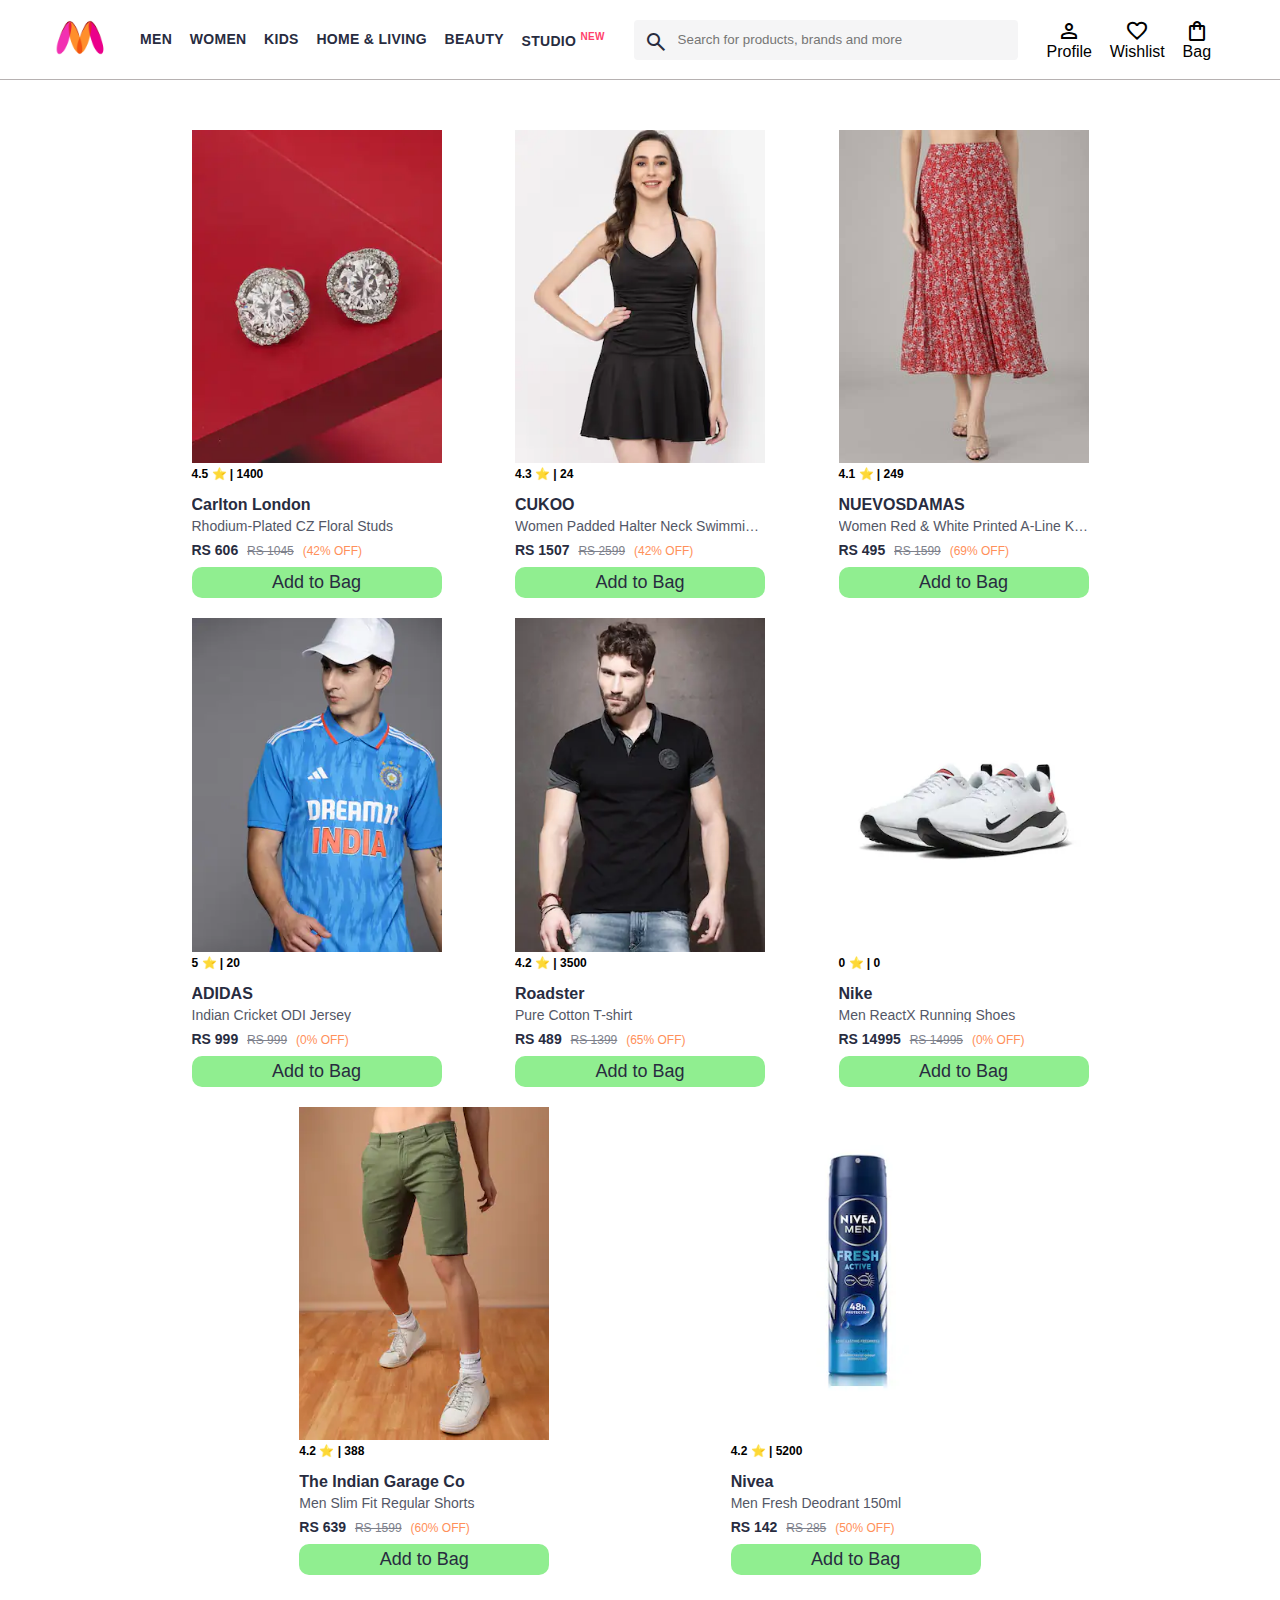
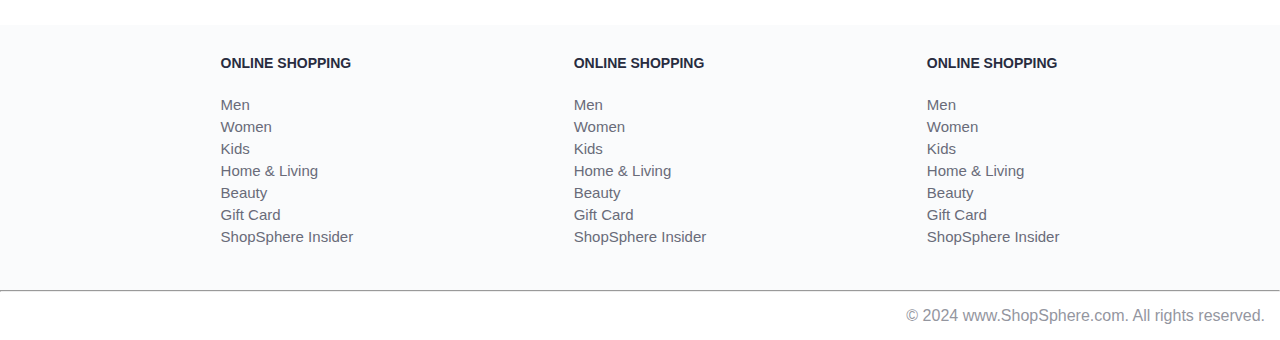
<file: index.html>
<!DOCTYPE html>
<html lang="en">
  <head>
    <title>ShopSphere - Your Ultimate Online Marketplace</title>
    <link rel="shortcut icon" href="favicon.png" type="image/png" />
    <link rel="stylesheet" href="css/index.css" />
    <link
      rel="stylesheet"
      href="https://fonts.googleapis.com/css2?family=Material+Symbols+Outlined:opsz,wght,FILL,GRAD@20..48,100..700,0..1,-50..200"
    />
  </head>
  <body>
    <header>
      <div class="logo_container">
        <a href="#"
          ><img
            class="myntra_home"
            src="assests/images/myntra_logo.webp"
            alt="Myntra Home"
        /></a>
      </div>
      <nav class="nav_bar">
        <a href="#">Men</a>
        <a href="#">Women</a>
        <a href="#">Kids</a>
        <a href="#">Home & Living</a>
        <a href="#">Beauty</a>
        <a href="#">Studio <sup>New</sup></a>
      </nav>
      <div class="search_bar">
        <span class="material-symbols-outlined search_icon">search</span>
        <input
          class="search_input"
          placeholder="Search for products, brands and more"
        />
      </div>
      <div class="action_bar">
        <div class="action_container">
          <span class="material-symbols-outlined action_icon">person</span>
          <span class="action_name">Profile</span>
        </div>

        <div class="action_container">
          <span class="material-symbols-outlined action_icon">favorite</span>
          <span class="action_name">Wishlist</span>
        </div>

        <a class="action_container" href="pages/bag.html">
          <span class="material-symbols-outlined action_icon"
            >shopping_bag</span
          >
          <span class="action_name">Bag</span>
          <span class="bag-item-count">0</span>
        </a>
      </div>
    </header>
    <!-- header complete -->
    <main>
      <div class="itmes-container"></div>
    </main>
    <!-- main complete -->

    <footer>
      <div class="footer_container">
        <div class="footer_column">
          <h3>ONLINE SHOPPING</h3>

          <a href="#">Men</a>
          <a href="#">Women</a>
          <a href="#">Kids</a>
          <a href="#">Home & Living</a>
          <a href="#">Beauty</a>
          <a href="#">Gift Card</a>
          <a href="#">ShopSphere Insider</a>
        </div>

        <div class="footer_column">
          <h3>ONLINE SHOPPING</h3>

          <a href="#">Men</a>
          <a href="#">Women</a>
          <a href="#">Kids</a>
          <a href="#">Home & Living</a>
          <a href="#">Beauty</a>
          <a href="#">Gift Card</a>
          <a href="#">ShopSphere Insider</a>
        </div>

        <div class="footer_column">
          <h3>ONLINE SHOPPING</h3>

          <a href="#">Men</a>
          <a href="#">Women</a>
          <a href="#">Kids</a>
          <a href="#">Home & Living</a>
          <a href="#">Beauty</a>
          <a href="#">Gift Card</a>
          <a href="#">ShopSphere Insider</a>
        </div>
      </div>
      <hr />

      <div class="copyright">
        &copy; 2024 www.ShopSphere.com. All rights reserved.
      </div>
    </footer>
    <!-- footer complete -->
    <script src="data/items.js"></script>
    <script src="scripts/index.js"></script>
  </body>
</html>
</file>
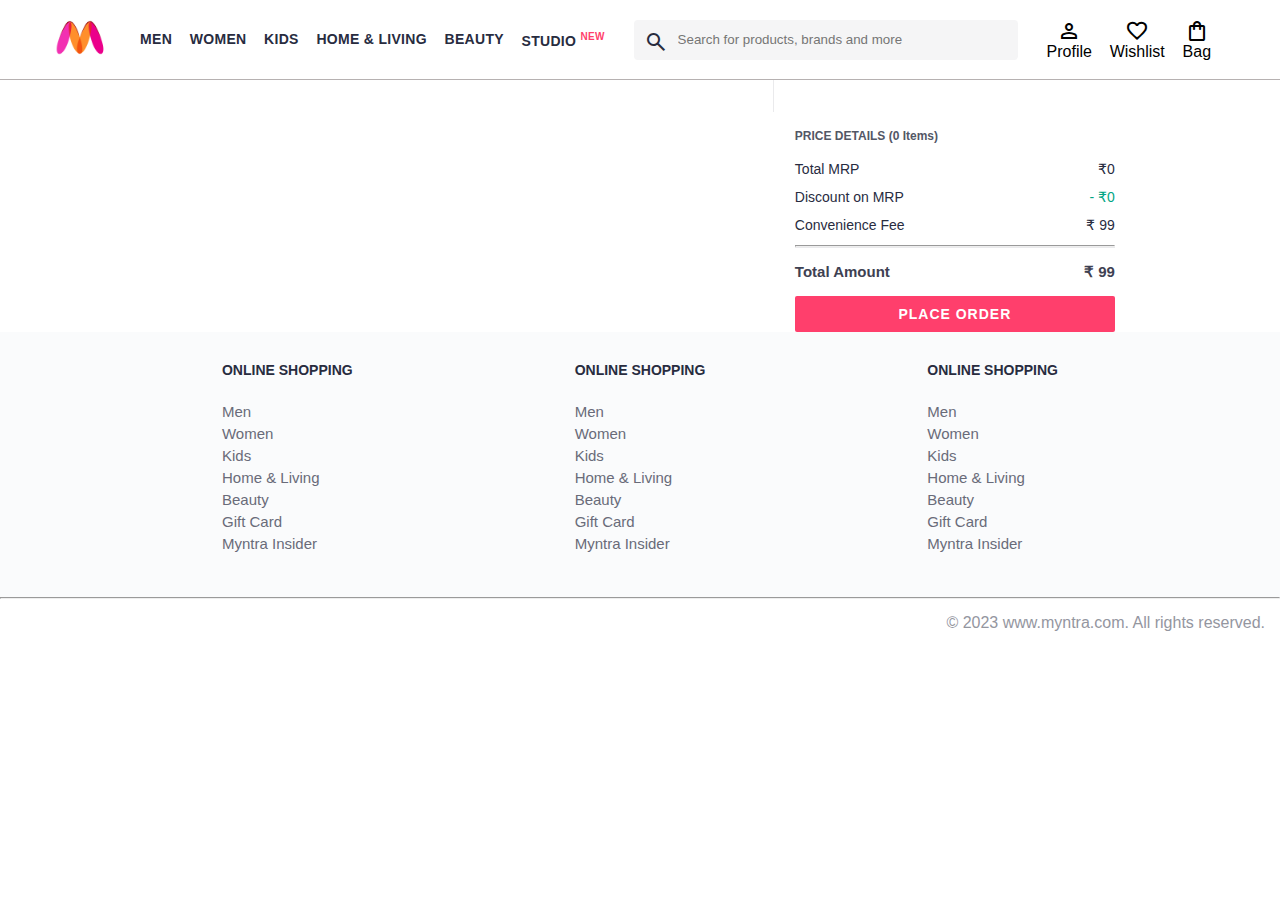
<file: pages/bag.html>
<!DOCTYPE html>
<html lang="en">
  <head>
    <title>Myntra Clone</title>
    <link rel="stylesheet" href="../css/index.css" />
    <link rel="stylesheet" href="../css/bag.css" />
    <link
      rel="stylesheet"
      href="https://fonts.googleapis.com/css2?family=Material+Symbols+Outlined:opsz,wght,FILL,GRAD@20..48,100..700,0..1,-50..200"
    />
  </head>
  <body>
    <header>
      <div class="logo_container">
        <a href="#"
          ><img
            class="myntra_home"
            src="../assests/images/myntra_logo.webp"
            alt="Myntra Home"
        /></a>
      </div>
      <nav class="nav_bar">
        <a href="#">Men</a>
        <a href="#">Women</a>
        <a href="#">Kids</a>
        <a href="#">Home & Living</a>
        <a href="#">Beauty</a>
        <a href="#">Studio <sup>New</sup></a>
      </nav>
      <div class="search_bar">
        <span class="material-symbols-outlined search_icon">search</span>
        <input
          class="search_input"
          placeholder="Search for products, brands and more"
        />
      </div>
      <div class="action_bar">
        <div class="action_container">
          <span class="material-symbols-outlined action_icon">person</span>
          <span class="action_name">Profile</span>
        </div>

        <div class="action_container">
          <span class="material-symbols-outlined action_icon">favorite</span>
          <span class="action_name">Wishlist</span>
        </div>

        <div class="action_container">
          <span class="material-symbols-outlined action_icon"
            >shopping_bag</span
          >
          <span class="action_name">Bag</span>
          <span class="bag-item-count">0</span>
        </div>
      </div>
    </header>
    <!-- header complete -->
    <main>
      <div class="bag-page">
        <div class="bag-items-container"></div>

        <div class="bag-summary"></div>
      </div>
    </main>
    <!-- main complete -->
    <footer>
      <div class="footer_container">
        <div class="footer_column">
          <h3>ONLINE SHOPPING</h3>

          <a href="#">Men</a>
          <a href="#">Women</a>
          <a href="#">Kids</a>
          <a href="#">Home & Living</a>
          <a href="#">Beauty</a>
          <a href="#">Gift Card</a>
          <a href="#">Myntra Insider</a>
        </div>

        <div class="footer_column">
          <h3>ONLINE SHOPPING</h3>

          <a href="#">Men</a>
          <a href="#">Women</a>
          <a href="#">Kids</a>
          <a href="#">Home & Living</a>
          <a href="#">Beauty</a>
          <a href="#">Gift Card</a>
          <a href="#">Myntra Insider</a>
        </div>

        <div class="footer_column">
          <h3>ONLINE SHOPPING</h3>

          <a href="#">Men</a>
          <a href="#">Women</a>
          <a href="#">Kids</a>
          <a href="#">Home & Living</a>
          <a href="#">Beauty</a>
          <a href="#">Gift Card</a>
          <a href="#">Myntra Insider</a>
        </div>
      </div>
      <hr />

      <div class="copyright">© 2023 www.myntra.com. All rights reserved.</div>
    </footer>
    <!-- footer complete -->
    <script src="../data/items.js"></script>
    <script src="../scripts/index.js"></script>
    <script src="../scripts/bag.js"></script>
  </body>
</html>
</file>
<file: css/index.css>
/***************** Item Page CSS **************************/
/*.action_container {
    text-decoration: none;
}
a.action_container:link {
    color:black;
}
.item-details {
    cursor: pointer;
    width: 250px;
    margin: 10px;
}
.stars {
    font-size: 12px;
    font-weight: 700;
    text-align: left;
}
.company {
    font-size: 18px;
    font-weight: 700;
    line-height: 1;
    color: #282c3f;
    margin-bottom: 6px;
    overflow: hidden;
    text-overflow: ellipsis;
    white-space: nowrap;
    margin-top: 20px;
}
.item-name {
    color: #535766;
    font-size: 16px;
    line-height: 1;
    margin-bottom: 0;
    margin-top: 0;
    overflow: hidden;
    text-overflow: ellipsis;
    white-space: nowrap;
    font-weight: 400;
    display: block;
}
.price-container {
    margin-top: 10px;
}
.current-price {
    font-size: 14px;
    font-weight: 700;
    color: #282c3f;
}
.original-price {
    text-decoration: line-through;
    color: #7e818c;
    font-weight: 400;
    margin-left: 5px;
    font-size: 12px;
}
.discount-percentage {
    color: #ff905a;
    font-weight: 400;
    font-size: 12px;
    margin-left: 5px;
}
.btn-bag {
    background-color: lightgreen;
    border: none;
    padding: 5px 15px;
    border-radius: 10px;
    width: 100%;
    margin-top: 7px;
    font-size: 20px;
    cursor: pointer;
}
.bag-items {
    background-color: #f16565;
    white-space: nowrap;
    text-align: center;
    line-height: 18px;
    padding: 0 6px;
    height: 18px;
    position: relative;
    border-radius: 50%;
    font-size: 12px;
    color: #fff;
    left: 13px;
    top: -44px;
    font-weight: 700;
    cursor: pointer;
}*/

* {
  margin: 0;
  padding: 0;
  /* font-family: Assistant, -apple-system, BlinkMacSystemFont, Segoe UI, Roboto,
    Helvetica, Arial, sans-serif; */
  box-sizing: border-box;
  font-family: "Trebuchet MS", "Lucida Sans Unicode", "Lucida Grande",
    "Lucida Sans", Arial, sans-serif;
}
header {
  display: flex;
  background-color: #ffffff;
  height: 80px;
  justify-content: space-between;
  align-items: center;
  border-bottom: 1px solid #b6b1b1;
}
.myntra_home {
  height: 45px;
}
.logo_container {
  margin-left: 4%;
}
.action_bar {
  margin-right: 4%;
}
.nav_bar {
  display: flex;
  min-width: 500px;
  justify-content: space-evenly;
}
.nav_bar a {
  font-size: 14px;
  letter-spacing: 0.3px;
  color: #282c3f;
  font-weight: 700;
  text-transform: uppercase;
  text-decoration: none;
  padding: 28px 0;
  /* border-bottom: 5px solid #ffffff; */
}
.nav_bar a:hover {
  border-bottom: 3px solid #f54e77;
}

.nav_bar a sup {
  color: #ff3f6c;
  font-size: 10px;
}

.search_bar {
  height: 40px;
  min-width: 200px;
  width: 30%;
  display: flex;
  align-items: center;
}
.search_icon {
  box-sizing: content-box;
  height: 20px;
  padding: 10px;

  background-color: #f5f5f6;
  color: #282c3f;
  font-weight: 300;
  border-radius: 4px 0 0 4px;
}
.search_input {
  color: #696e79;
  background-color: #f5f5f6;
  flex-grow: 1;
  height: 40px;
  border: 0;
  border-radius: 0 4px 4px 0;
}

.action_bar {
  display: flex;
  min-width: 200px;
  justify-content: space-evenly;
}

.action_container {
  display: flex;
  flex-direction: column;
  align-items: center;
}

/* Main section */
.banner_container {
  margin: 40px 0;
}
.banner_image {
  width: 100%;
}

.category_heading {
  text-transform: uppercase;
  color: #3e4152;
  letter-spacing: 0.15em;
  font-size: 1.8em;
  margin: 50px 0 10px 30px;
  max-height: 5em;
  font-weight: 700;
}

.category-items,
.itmes-container {
  width: 80%;
  margin: 50px 10%;
  display: flex;
  flex-wrap: wrap;
  justify-content: space-evenly;
}

.sale_item {
  width: 250px;
}

.footer_container {
  padding: 30px 0px 40px 0px;
  background: #fafbfc;
  display: flex;
  justify-content: space-evenly;
}

.footer_column {
  display: flex;
  flex-direction: column;
}

.footer_column h3 {
  color: #282c3f;
  font-size: 14px;
  margin-bottom: 25px;
}

.footer_column a {
  color: #696b79;
  font-size: 15px;
  text-decoration: none;
  padding-bottom: 5px;
}

.copyright {
  color: #94969f;
  text-align: end;
  padding: 15px;
}

/* main section */

.itmes-container {
  width: 80%;
  margin-inline: auto;
  margin-block: 40px;
}

.item-container {
  width: 250px;
  margin: 10px;
}

.item-image {
  width: 100%;
}

.rating {
  font-size: 12px;
  font-weight: 700;
}

.company-name {
  margin-top: 1rem;
  font-size: 16px;
  font-weight: 700;
  line-height: 1;
  color: #282c3f;
  margin-bottom: 6px;
  overflow: hidden;
  text-overflow: ellipsis;
  white-space: nowrap;
}

.item-name {
  color: #535766;
  font-size: 14px;
  line-height: 1;
  margin-bottom: 0;
  margin-top: 0;
  overflow: hidden;
  text-overflow: ellipsis;
  white-space: nowrap;
  font-weight: 400;
  display: block;
}

.price {
  font-size: 14px;
  line-height: 15px;
  color: #282c3f;
  white-space: nowrap;
  margin-top: 10px;
}

.current-price {
  font-size: 14px;
  font-weight: 700;
  color: #282c3f;
}

.original-price {
  text-decoration: line-through;
  color: #7e818c;
  font-weight: 400;
  margin-left: 5px;
  font-size: 12px;
}

.discount {
  color: #ff905a;
  font-weight: 400;
  font-size: 12px;
  margin-left: 5px;
}

.item-add-btn {
  background-color: lightgreen;
  color: #282c3f;
  border: none;
  padding: 5px 15px;
  border-radius: 10px;
  width: 100%;
  margin-top: 0.5rem;
  font-size: 18px;
  cursor: pointer;
}

.bag-item-count {
  background-color: #f16565;
  white-space: nowrap;
  text-align: center;
  line-height: 18px;
  padding: 0 6px;
  height: 18px;
  position: absolute;
  border-radius: 50%;
  font-size: 12px;
  color: #fff;
  left: 15px;
  top: 0;
  font-weight: 700;
  cursor: pointer;
}
.action_container {
  text-decoration: none;
  position: relative;
}
a.action_container:link {
  color: black;
}
</file>
<file: css/bag.css>
.bag-items-container {
  display: inline-block;
  width: 64%;
  padding-right: 20px;
  border-right: 1px solid #eaeaec;
  padding-top: 32px;
  color: #282c3f;
  font-size: 13px;
  line-height: 1.42857143;
}

.bag-page {
  width: 75%;
  margin-left: 12.5%;
}

.bag-summary {
  vertical-align: top;
  display: inline-block;
  width: 35%;
  padding: 24px 0 0 16px;
  color: #282c3f;
  font-size: 13px;
  line-height: 1.42857143;
}

.bag-details-container {
  margin-bottom: 16px;
}

.price-header {
  font-size: 12px;
  font-weight: 700;
  margin: 24px 0 16px;
  color: #535766;
}

.price-item {
  margin-bottom: 12px;
  line-height: 16px;
  font-size: 14px;
  color: #282c3f;
}

.discount-percentage {
  color: #ff905a;
}
.price-item-value {
  float: right;
}

.priceDetail-base-discount {
  color: #03a685;
}

.price-footer {
  font-weight: 700;
  font-size: 15px;
  padding-top: 16px;
  border-top: 1px solid #eaeaec;
  color: #3e4152;
  line-height: 16px;
}

.btn-place-order {
  width: 100%;
  letter-spacing: 1px;
  font-size: 14px;
  font-weight: 600;
  border-radius: 2px;
  border-width: 0px;
  padding: 10px 16px;
  background-color: rgb(255, 63, 108);
  color: rgb(255, 255, 255);
  cursor: pointer;
}

.bag-item-container {
  margin-bottom: 8px;
  background: #fff;
  font-size: 14px;
  border: 1px solid #eaeaec;
  border-radius: 4px;
  position: relative;
  padding: 12px 12px 0;
}

.item-left-part {
  position: absolute;
  background: rgb(255, 242, 223);
  height: 148px;
  width: 111px;
}

.item-right-part {
  padding-left: 12px;
  position: relative;
  min-height: 148px;
  margin-left: 111px;
  margin-bottom: 12px;
}

.bag-item-img {
  width: 100%;
}

.return-period {
  display: inline-flex;
  font-size: 14px;
  padding-top: 8px;
}

.return-period-days {
  font-weight: 700;
  margin-right: 4px;
}

.delivery-details {
  margin-top: 5px;
  color: #282c3f;
  font-size: 12px;
  letter-spacing: -0.1px;
  margin-bottom: 8px;
  line-height: 15px;
}

.delivery-details-days {
  color: #03a685;
}

.remove-from-cart {
  position: absolute;
  font-size: 25px;
  top: 10px;
  right: 18px;
  width: 14px;
  height: 14px;
  cursor: pointer;
  color: #535766;
}
</file>
